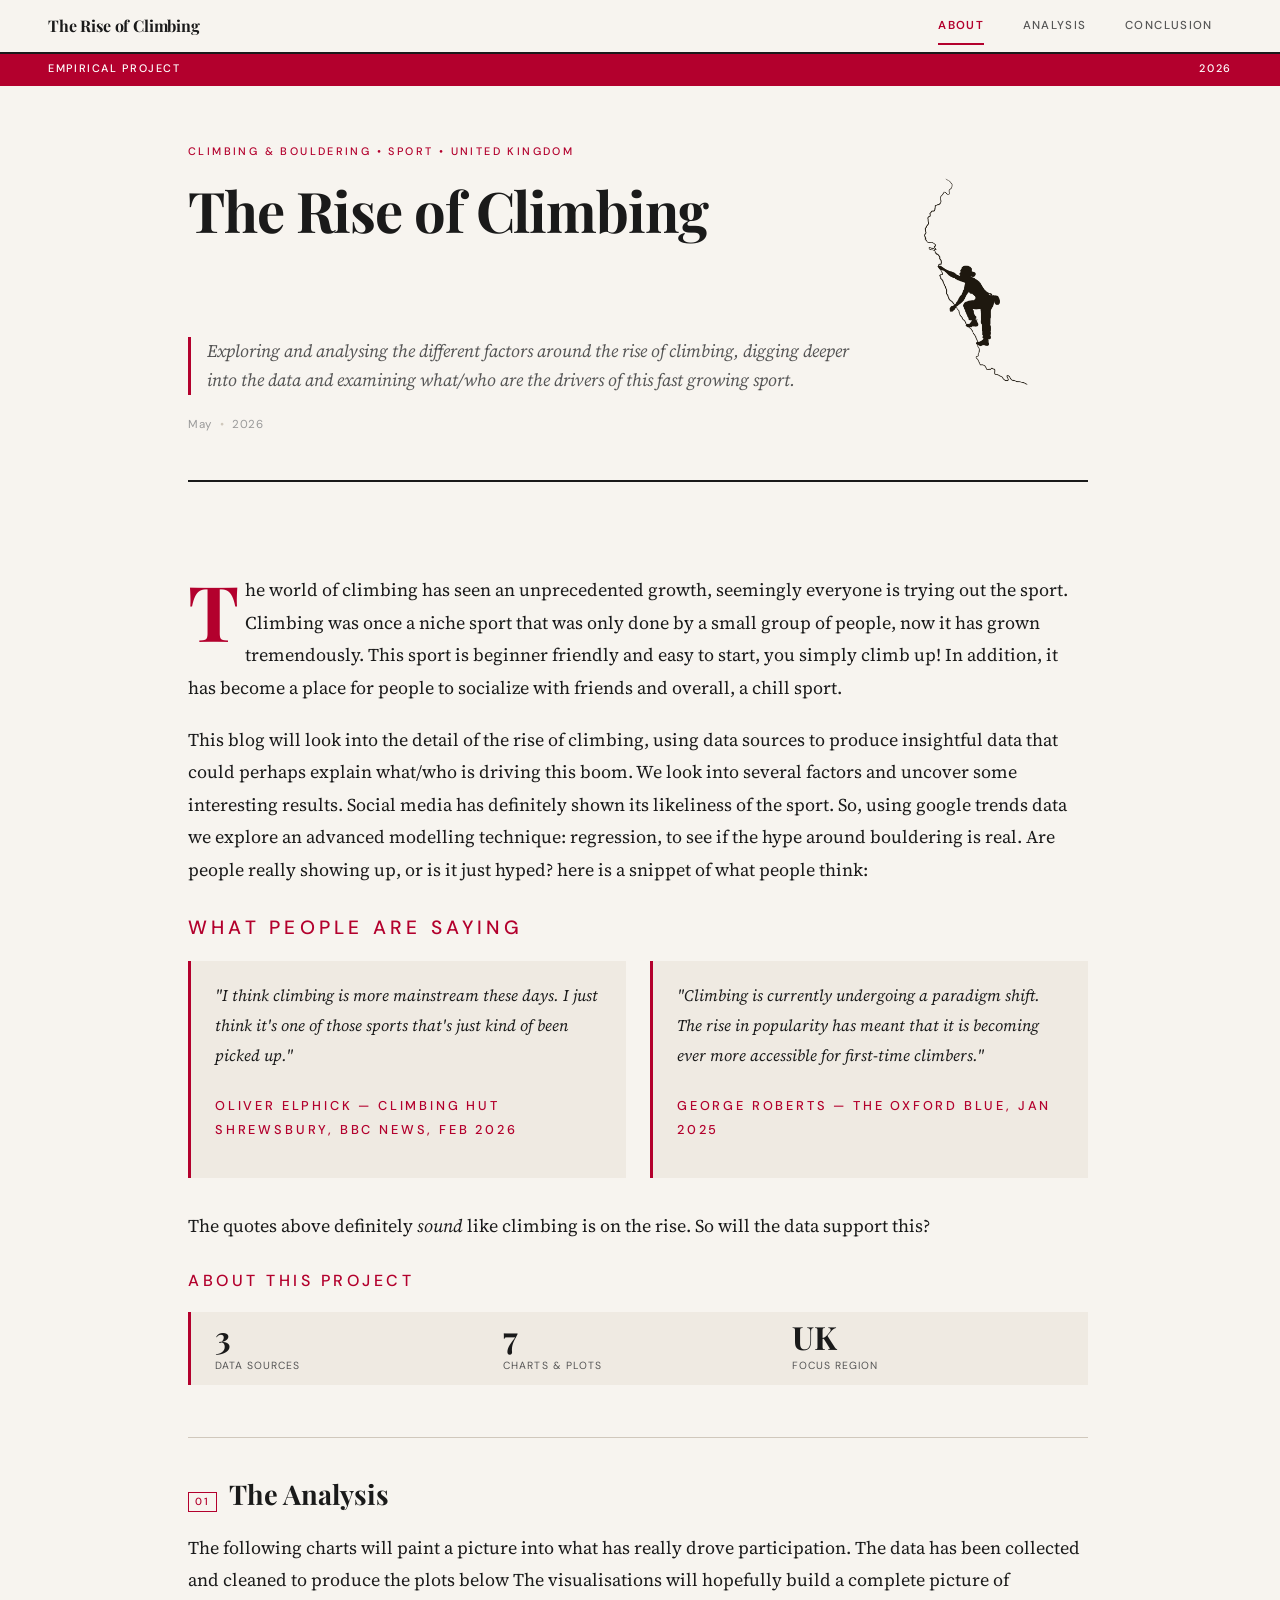
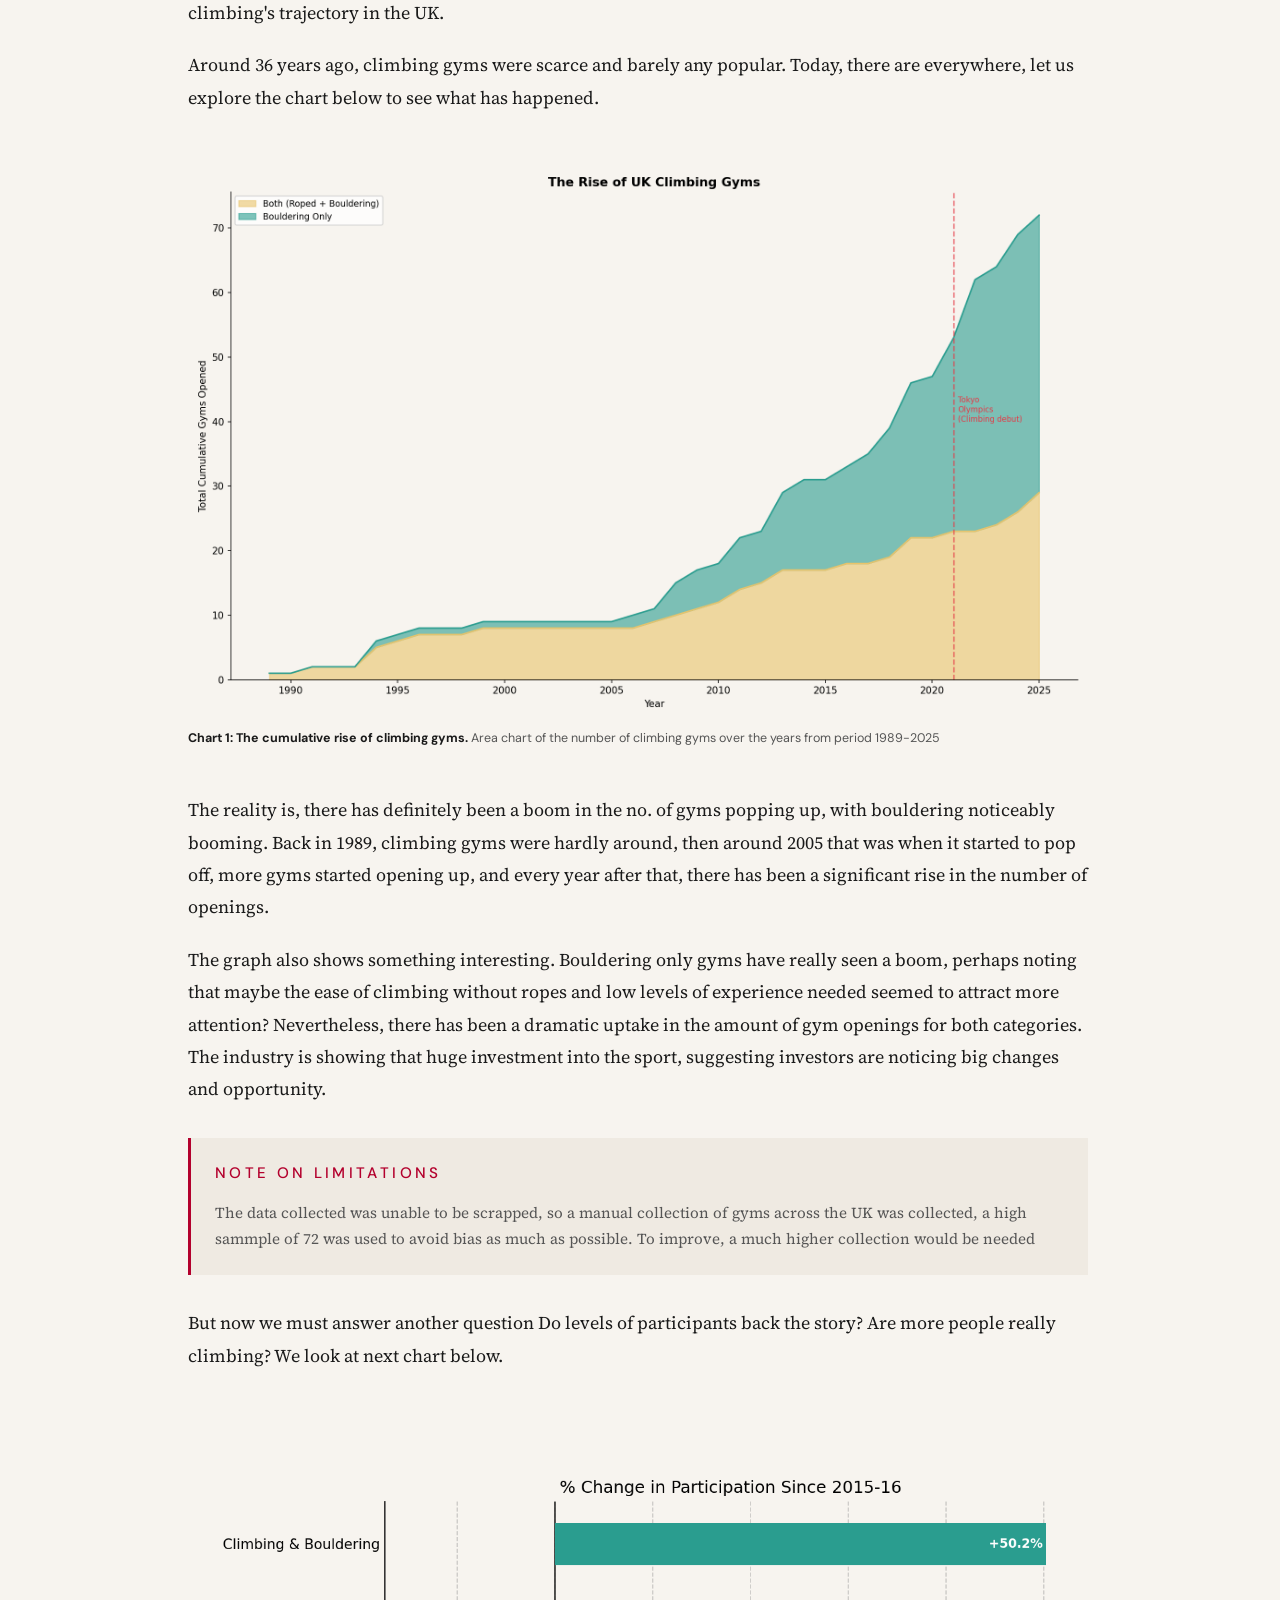
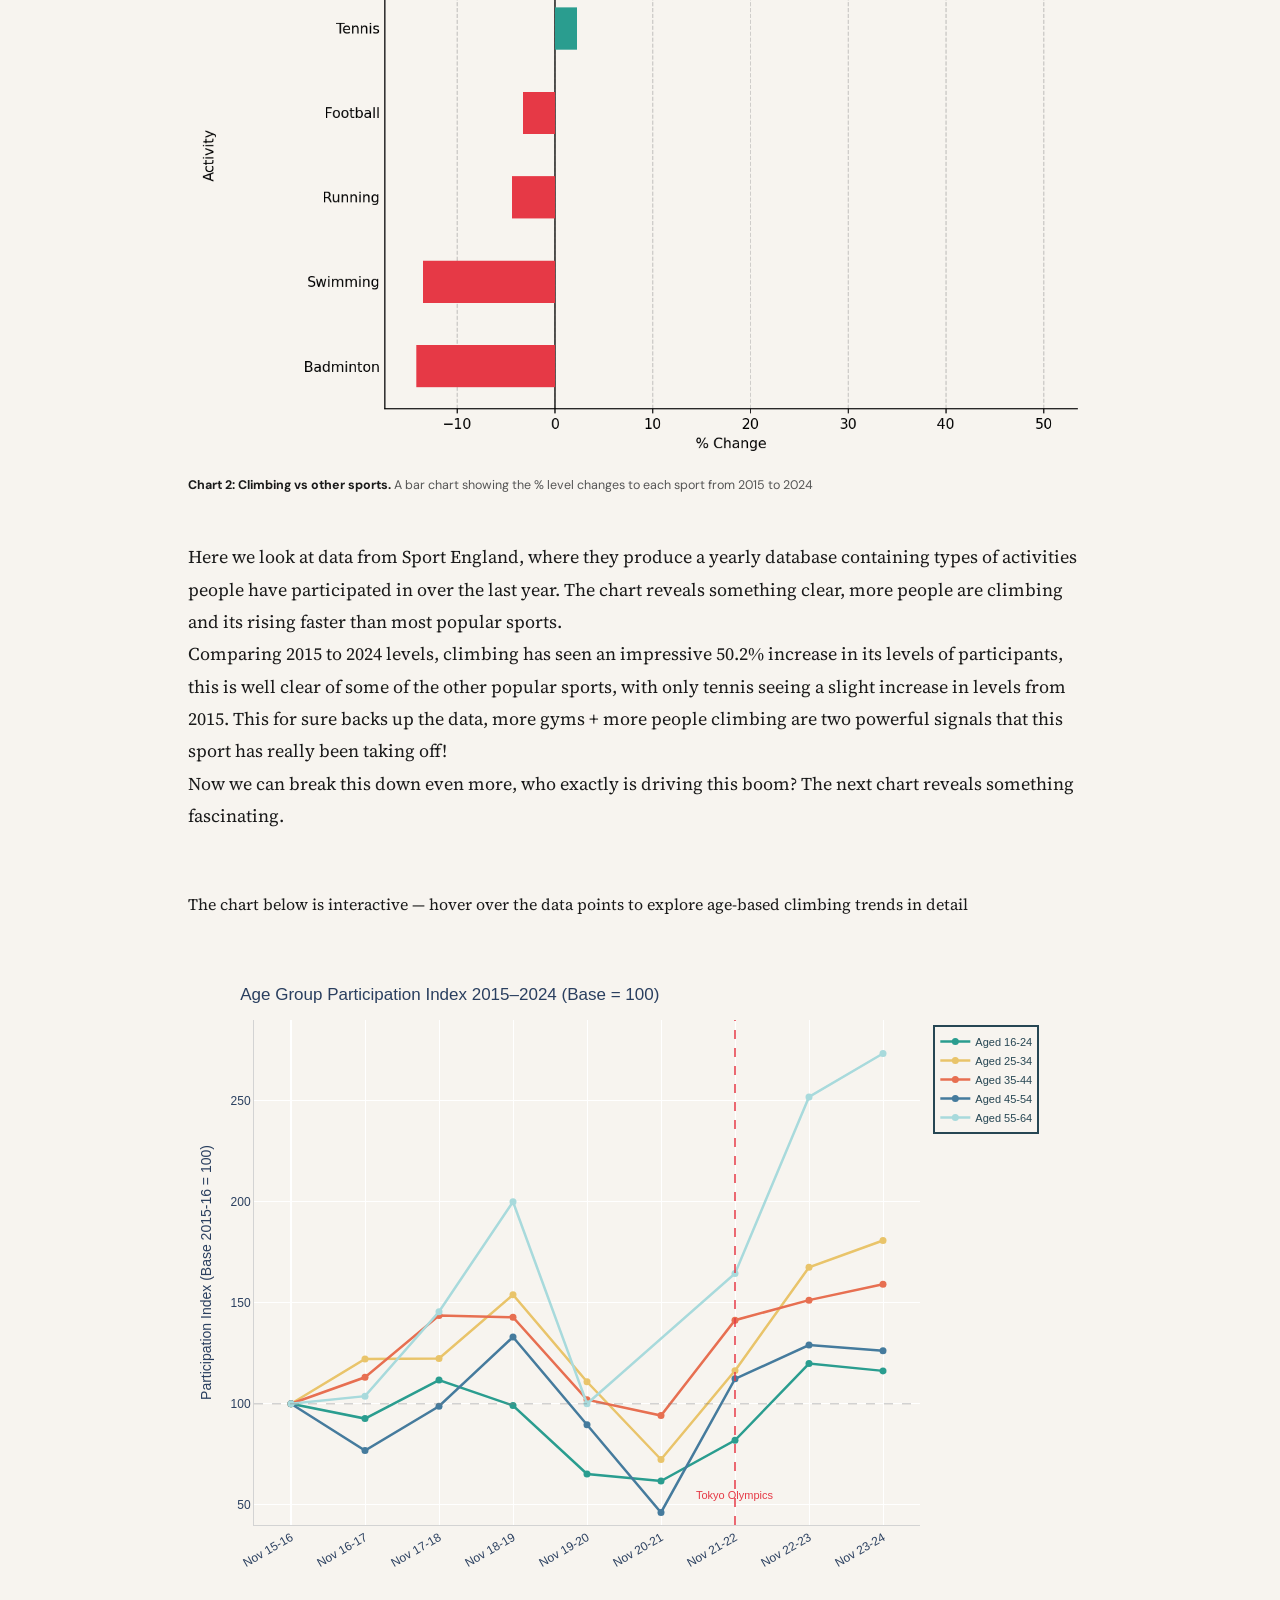
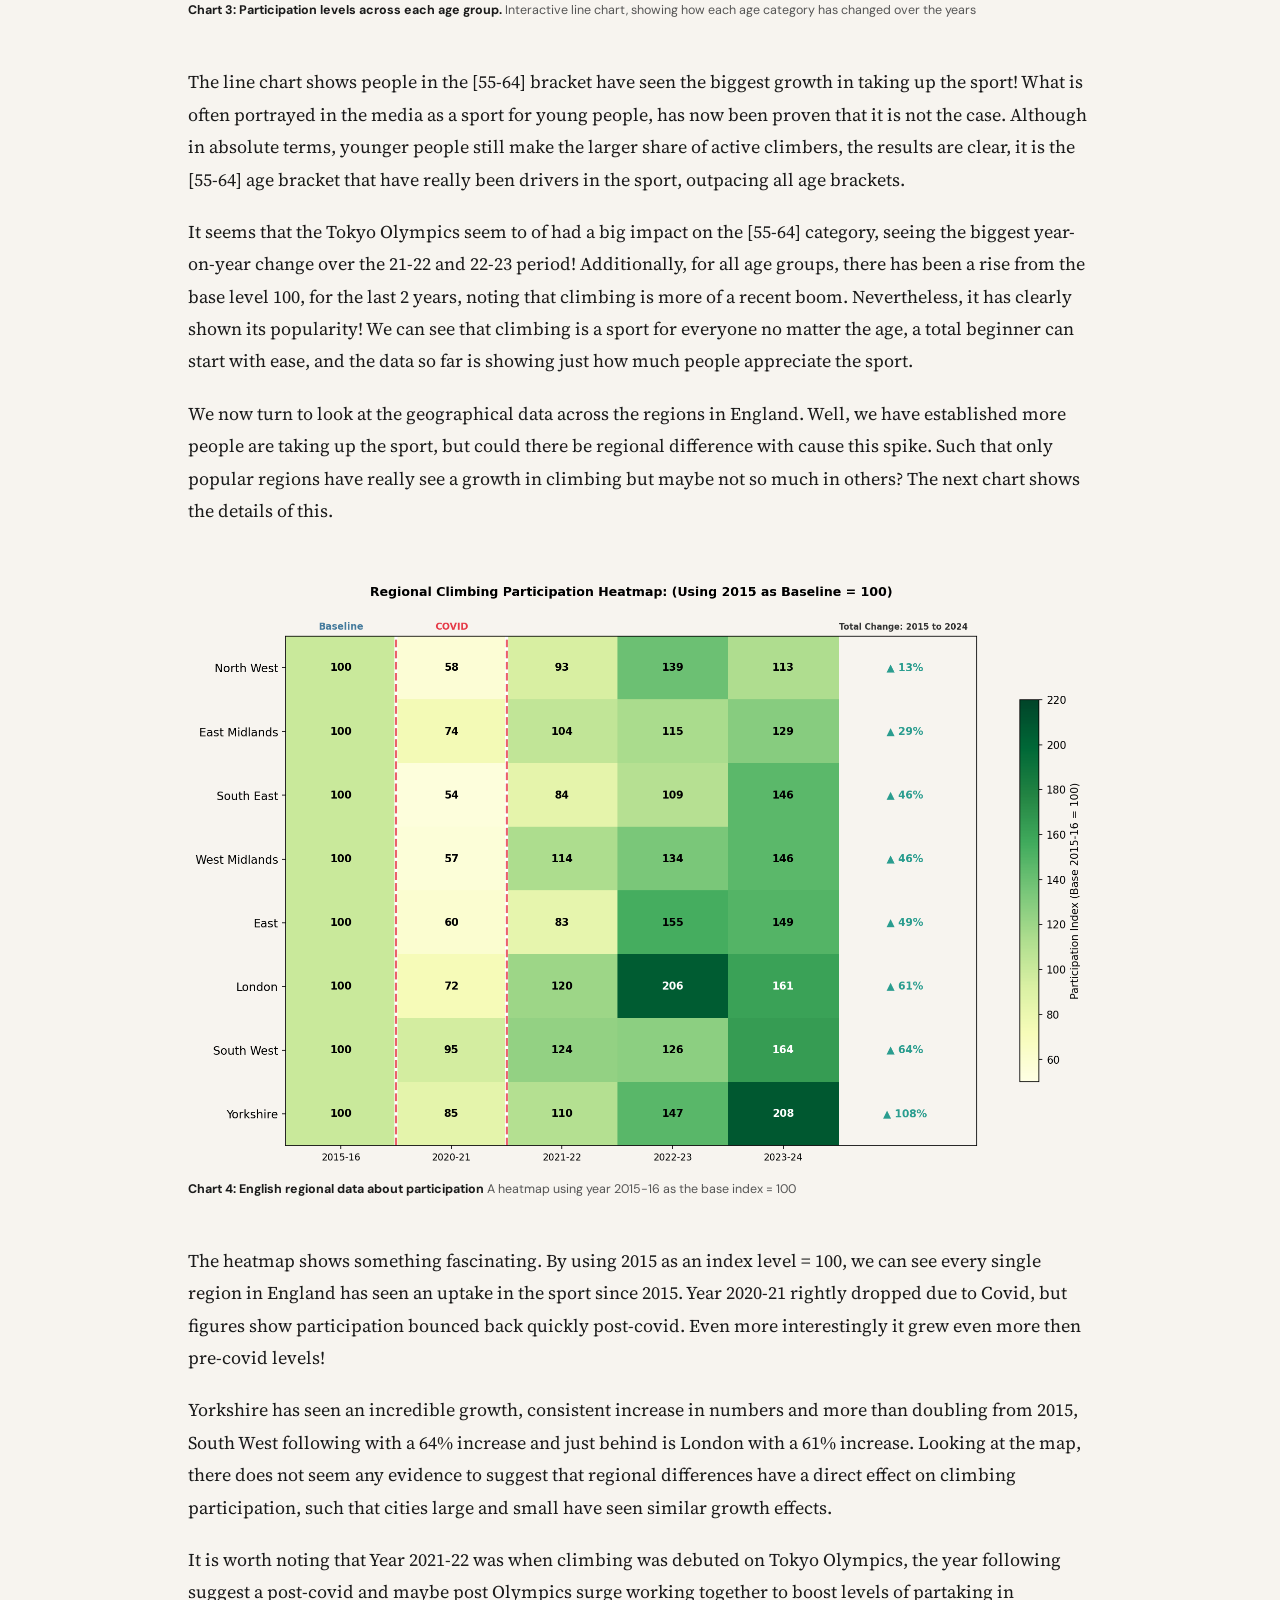
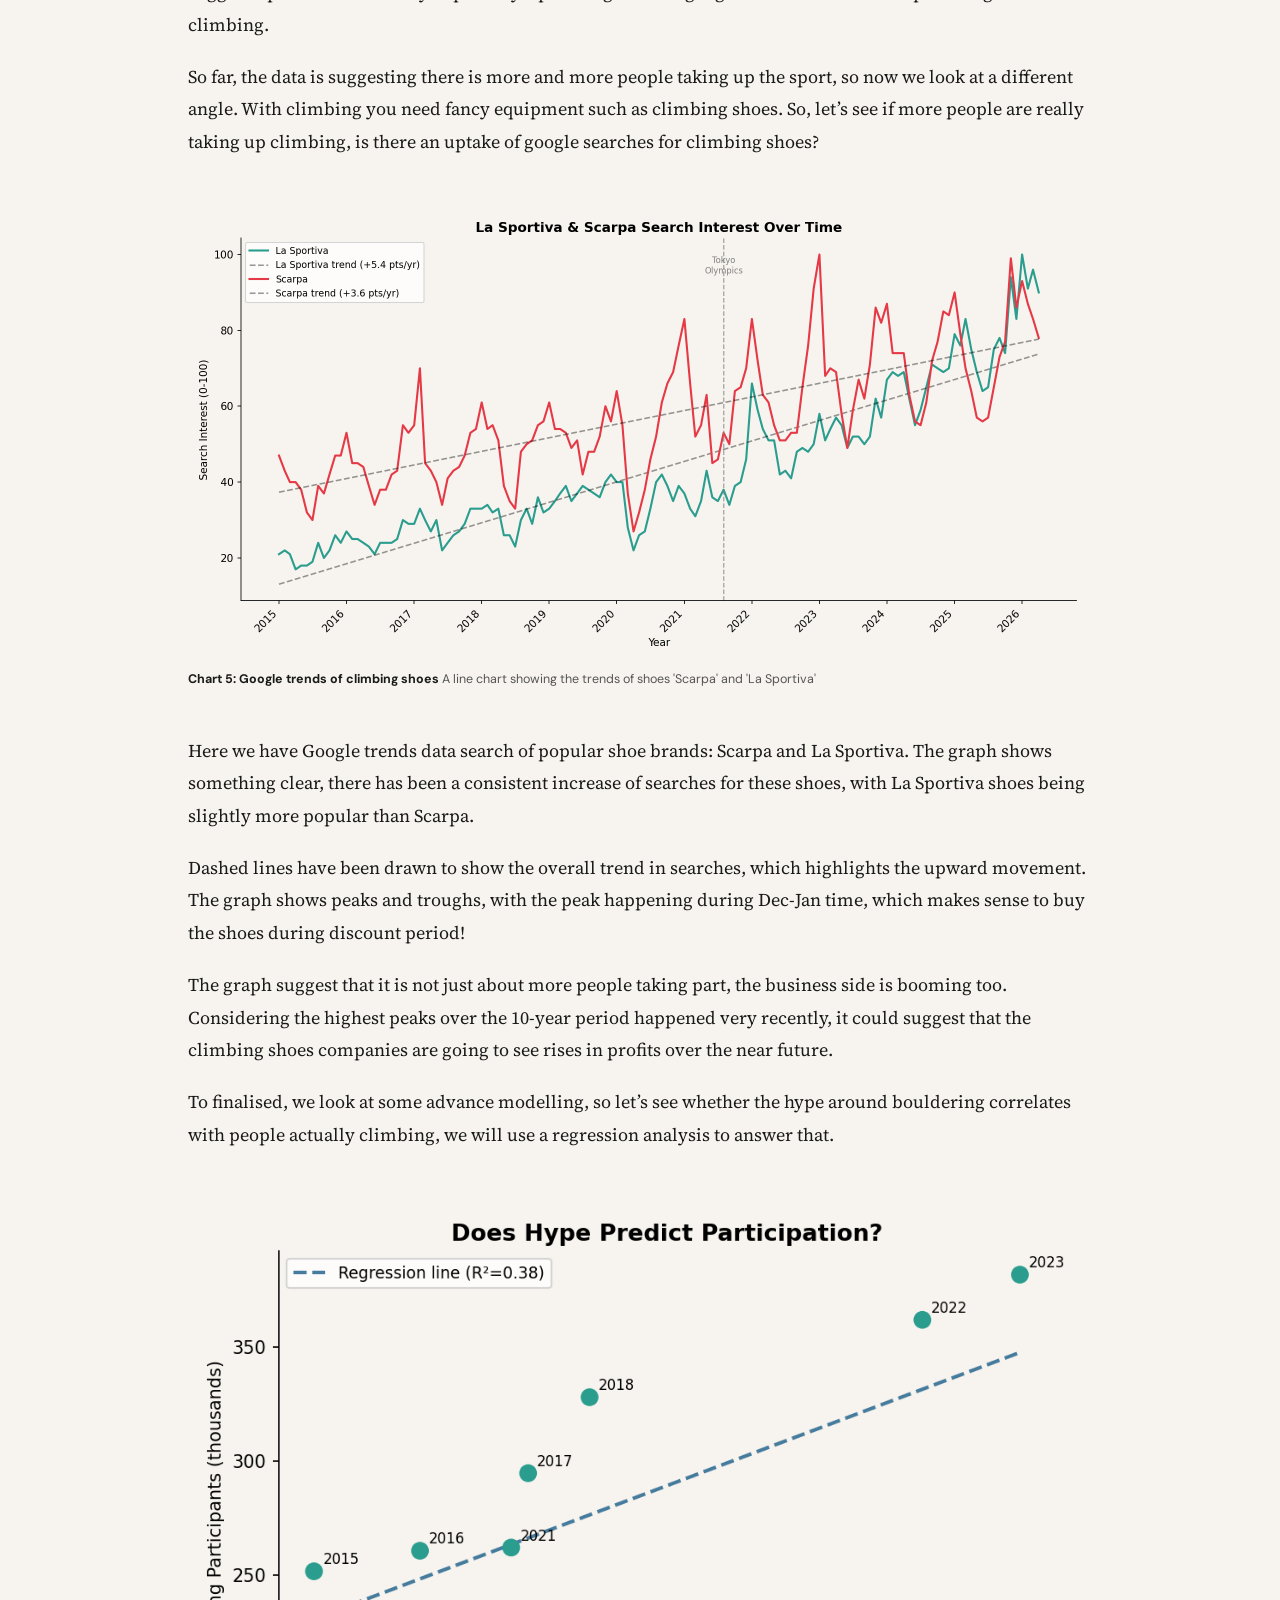
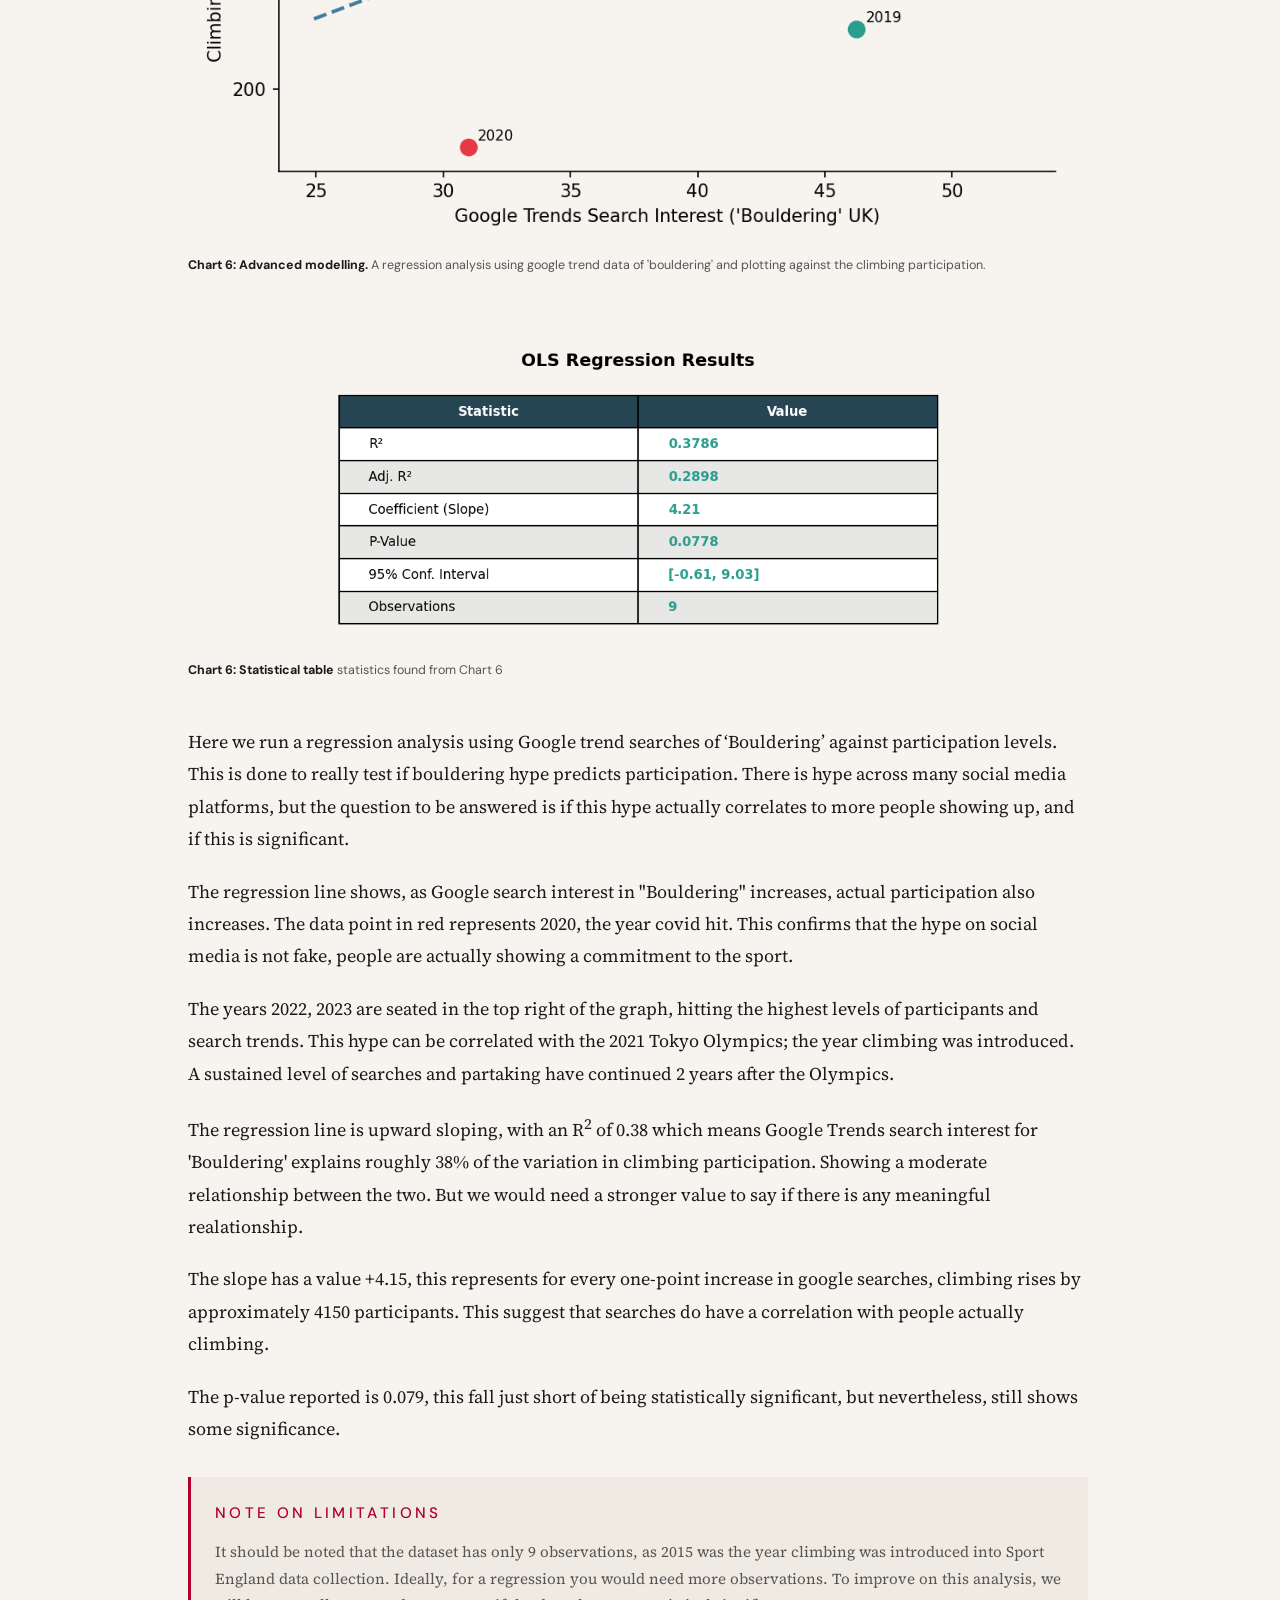
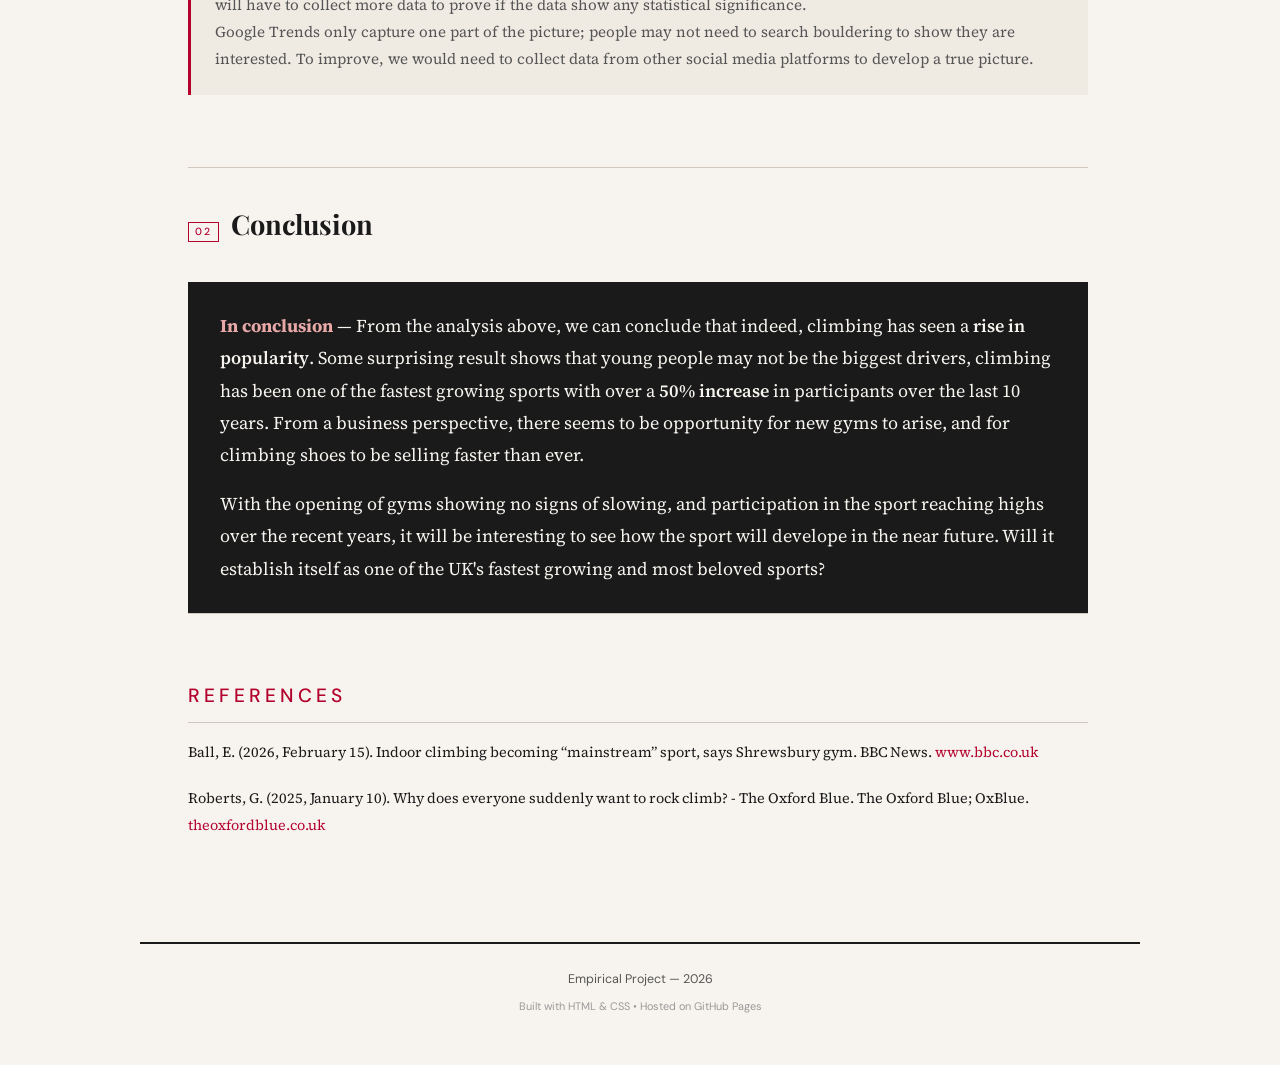
<file: index.html>
<!DOCTYPE html>
<html lang="en">
<head>
    <meta charset="UTF-8">
    <meta name="viewport" content="width=device-width, initial-scale=1.0">
    <title>The Rise of Climbing: Hype vs Reality?</title>
    <meta name="description" content="An empirical investigation into whether bouldering's meteoric rise in the UK reflects genuine participation growth.">
    <link rel="stylesheet" href="style.css">
    <link href="https://fonts.googleapis.com/css2?family=Playfair+Display:ital,wght@0,400;0,700;1,400&family=Source+Serif+4:ital,wght@0,300;0,400;1,300;1,400&family=DM+Sans:wght@400;500&display=swap" rel="stylesheet">
</head>
<body>

    <!-- TOP BAR -->
    <div class="top-bar">
        <span> Empirical Project</span>2026
    </div>

    <!-- NAVBAR -->
    <nav class="navbar" id="navbar">
        <div class="nav-inner">
            <a href="#home" class="nav-logo">The Rise of Climbing</a>
            <button class="nav-toggle" id="navToggle" aria-label="Toggle menu">&#9776;</button>
            <ul class="nav-links" id="navLinks">
                <li><a href="#about">About</a></li>
                <li><a href="#analysis">Analysis</a></li>
                <li><a href="#findings">Conclusion</a></li>
            </ul>
        </div>
    </nav>

    <!-- ARTICLE -->
    <main class="article-wrapper" id="home">

        <!-- HEADER -->
       <!-- HEADER -->
<header class="article-header">
    <div class="header-content">

        <!-- LEFT: Text -->
        <div class="header-text">
            <div class="article-category">Climbing & Bouldering &bull; Sport &bull; United Kingdom</div>
            <h1 class="article-title">The Rise of Climbing</h1>
            <p class="article-standfirst">Exploring and analysing the different factors around the rise of climbing, digging deeper into the data and examining what/who are the drivers of this fast growing sport.</p>
            <div class="article-meta">
                <span>May</span>
                <span class="meta-dot">&bull;</span>
                <span>2026</span>
            </div>
        </div>

        <!-- RIGHT: Image -->
        <div class="header-image">
            <img src="Sources_and_Python_Code/Plots/1000000492.png" alt="Climber silhouette">
        </div>

    </div>
    <div class="header-rule"></div>
</header>


        

        <!-- INTRODUCTION -->
        <section class="article-section" id="about">
            <div class="drop-cap-wrap">
            </p><span class="drop-cap">T</span>he world of climbing has seen an unprecedented growth, seemingly everyone is trying out the sport. Climbing was once a niche sport that was only done by a small group of people, now it has grown tremendously. 
            This sport is beginner friendly and easy to start, you simply climb up! In addition, it has become a place for people to socialize with friends and overall, a chill sport. 
            </div>

            </p>This blog will look into the detail of the rise of climbing, using data sources to produce insightful data that could perhaps explain what/who is driving this boom. We look into several factors and uncover some interesting results. 
                Social media has definitely shown its likeliness of the sport. 
                So, using google trends data we explore an advanced modelling technique: regression, to see if the hype around bouldering is real. Are people really showing up, or is it just hyped? here is a snippet of what people think:
            
            
            <!-- What People Are Saying -->
            <p style="font-family: var(--font-ui); font-size: 1.2rem; font-weight: 500; letter-spacing: 0.22em; text-transform: uppercase; color: var(--accent); margin-bottom: 1rem; margin-top: 1.5rem;">What People Are Saying</p>

            <div class="quote-grid">
                <div class="quote-box">
                    <p class="quote-text">"I think climbing is more mainstream these days. I just think it's one of those sports that's just kind of been picked up."</p>
                    <p style="font-family: var(--font-ui); font-size: 0.8rem; font-weight: 500; letter-spacing: 0.22em; text-transform: uppercase; color: var(--accent); margin-bottom: 1rem; margin-top: 1.5rem;" class="quote-source">Oliver Elphick — Climbing Hut Shrewsbury, BBC News, Feb 2026</p>
                </div>
                <div class="quote-box">
                    <p class="quote-text">"Climbing is currently undergoing a paradigm shift. The rise in popularity has meant that it is becoming ever more accessible for first-time climbers."</p>
                    <p style="font-family: var(--font-ui); font-size: 0.8rem; font-weight: 500; letter-spacing: 0.22em; text-transform: uppercase; color: var(--accent); margin-bottom: 1rem; margin-top: 1.5rem;" class="quote-source">George Roberts — The Oxford Blue, Jan 2025</p>
                </div>
            </div>
            </p> The quotes above definitely <span style="font-style: italic;">sound</span> like climbing is on the rise. So will the data support this?

            <!--- Inforbox-->
            <p style="font-family: var(--font-ui); font-size: rem; font-weight: 500; letter-spacing: 0.22em; text-transform: uppercase; color: var(--accent); margin-bottom: 1rem; margin-top: 1.5rem;">About this Project</p>
            <div class="infobox">
                <div class="infobox-grid">
                    <div class="infobox-item">
                        <span class="infobox-num">3</span>
                        <span class="infobox-label">Data Sources</span>
                    </div>
                    <div class="infobox-item">
                        <span class="infobox-num">7</span>
                        <span class="infobox-label">Charts &amp; Plots</span>
                    </div>
                    <div class="infobox-item">
                        <span class="infobox-num">UK</span>
                        <span class="infobox-label">Focus Region</span>
                    </div>
                </div>
            </div>
        </section>

        <div class="section-divider"></div>

        <!-- ANALYSIS -->
        <section class="article-section" id="analysis">
            <h2 class="section-heading">
                <span class="section-num">01</span> The Analysis
            </h2>
        </p>The following charts will paint a picture into what has really drove participation. The data has been collected and cleaned to produce the plots below
               The visualisations will hopefully build a complete picture of climbing's trajectory in the UK.
            
        </p>Around 36 years ago, climbing gyms were scarce and barely any popular. Today, there are everywhere, let us explore the chart below to see what has happened.

            <!-- Chart 1 -->
            <figure class="chart-figure">
                <img src="Sources_and_Python_Code/Plots/Area_Chart.png" alt="Area_Chart" loading="lazy">
                <figcaption>
                    <strong>Chart 1: The cumulative rise of climbing gyms.</strong> Area chart of the number of climbing gyms over the years from period 1989-2025
                </figcaption>
            </figure>
            </p>The reality is, there has definitely been a boom in the no. of gyms popping up, with bouldering noticeably booming. Back in 1989, climbing gyms were hardly around, then around 2005 that was when it started to pop off, more gyms started opening up, and every year after that, there has been a significant rise in the number of openings.</p> 
            </p>The graph also shows something interesting. Bouldering only gyms have really seen a boom, perhaps noting that maybe the ease of climbing without ropes and low levels of experience needed seemed to attract more attention? 
            Nevertheless, there has been a dramatic uptake in the amount of gym openings for both categories. The industry is showing that huge investment into the sport, suggesting investors are noticing big changes and opportunity.</p> 
            <div class="limitation-box">
                <div class="limitation-title"> NOTE ON LIMITATIONS</div>
                <p> The data collected was unable to be scrapped, so a manual collection of gyms across the UK was collected, a high sammple of 72 was used to avoid bias as much as possible. To improve, a much higher collection would be needed
                <p>  
            </div>
            </p>But now we must answer another question Do levels of participants back the story? Are more people really climbing? We look at next chart below.</p>  
            </div>
        </section>
                

            <!-- Chart 2 -->
            <figure class="chart-figure">
                <img src="Sources_and_Python_Code/Plots/Sports_Plot_2015.png" alt="Sport_Plot" loading="lazy">
                <figcaption>
                    <strong>Chart 2: Climbing vs other sports.</strong> A bar chart showing the % level changes to each sport from 2015 to 2024
                </figcaption>
            </figure>
            </p>Here we look at data from Sport England, where they produce a yearly database containing types of activities people have participated in over the last year. The chart reveals something clear, more people are climbing and its rising faster than most popular sports. 
            </p>Comparing 2015 to 2024 levels, climbing has seen an impressive 50.2% increase in its levels of participants, this is well clear of some of the other popular sports, with only tennis seeing a slight increase in levels from 2015. This for sure backs up the data, more gyms + more people climbing are two powerful signals that this sport has really been taking off! 
            </p>Now we can break this down even more, who exactly is driving this boom? The next chart reveals something fascinating.

            <!-- INTERACTIVE -->
        <section class="article-section" id="interactive">
            <h2 class="section-heading">
            </h2>
            <p>The chart below is interactive — hover over the data points to explore age-based climbing trends in detail</p>
            <figure class="chart-figure">
                <div class="iframe-wrapper">
                    <iframe
                        src="Sources_and_Python_Code/Plots/interactive_age.html"
                        title="Interactive age-based climbing participation chart"
                        width="100%"
                        height="620"
                        frameborder="0"
                        loading="lazy">
                    </iframe>
                </div>
                <figcaption>
                    <strong>Chart 3: Participation levels across each age group.</strong> Interactive line chart, showing how each age category has changed over the years  
                </figcaption>
            </figure>
            </p>The line chart shows people in the [55-64] bracket have seen the biggest growth in taking up the sport! What is often portrayed in the media as a sport for young people, has now been proven that it is not the case. Although in absolute terms, younger people still make the larger share of active climbers, the results are clear, it is the [55-64] age bracket that have really been drivers in the sport, outpacing all age brackets.
            </P> It seems that the Tokyo Olympics seem to of had a big impact on the [55-64] category, seeing the biggest year-on-year change over the 21-22 and 22-23 period! Additionally, for all age groups, there has been a rise from the base level 100, for the last 2 years, noting that climbing is more of a recent boom. Nevertheless, it has clearly shown its popularity!
                We can see that climbing is a sport for everyone no matter the age, a total beginner can start with ease, and the data so far is showing just how much people appreciate the sport.
            </P>We now turn to look at the geographical data across the regions in England. Well, we have established more people are taking up the sport, but could there be regional difference with cause this spike. Such that only popular regions have really see a growth in climbing but maybe not so much in others? The next chart shows the details of this.


            <!-- Chart 4 -->
            <figure class="chart-figure">
                <img src="Sources_and_Python_Code/Plots/Heatmap_Regions.png" alt="Heatmap" loading="lazy">
                <figcaption>
                    <strong>Chart 4: English regional data about participation </strong> A heatmap using year 2015-16 as the base index = 100
                </figcaption>
            </figure>
        </p>The heatmap shows something fascinating. By using 2015 as an index level = 100, we can see every single region in England has seen an uptake in the sport since 2015. Year 2020-21 rightly dropped due to Covid, but figures show participation bounced back quickly post-covid. Even more interestingly it grew even more then pre-covid levels! 
        </p>Yorkshire has seen an incredible growth, consistent increase in numbers and more than doubling from 2015, South West following with a 64% increase and just behind is London with a 61% increase. Looking at the map, there does not seem any evidence to suggest that regional differences have a direct effect on climbing participation, such that cities large and small have seen similar growth effects.
        </p>It is worth noting that Year 2021-22 was when climbing was debuted on Tokyo Olympics, the year following suggest a post-covid and maybe post Olympics surge working together to boost levels of partaking in climbing. 
        </p>So far, the data is suggesting there is more and more people taking up the sport, so now we look at a different angle. With climbing you need fancy equipment such as climbing shoes. So, let’s see if more people are really taking up climbing, is there an uptake of google searches for climbing shoes? 


            <!-- Chart 5 -->
            <figure class="chart-figure">
                <img src="Sources_and_Python_Code/Plots/plot_brands.png" alt="climbing show brands" loading="lazy">
                <figcaption>
                    <strong>Chart 5: Google trends of climbing shoes</strong> A line chart showing the trends of shoes 'Scarpa' and 'La Sportiva'
                </figcaption>
            </figure>
        </p>Here we have Google trends data search of popular shoe brands: Scarpa and La Sportiva. The graph shows something clear, there has been a consistent increase of searches for these shoes, with La Sportiva shoes being slightly more popular than Scarpa. 
        </p>Dashed lines have been drawn to show the overall trend in searches, which highlights the upward movement. The graph shows peaks and troughs, with the peak happening during Dec-Jan time, which makes sense to buy the shoes during discount period! 
        </p>The graph suggest that it is not just about more people taking part, the business side is booming too. Considering the highest peaks over the 10-year period happened very recently, it could suggest that the climbing shoes companies are going to see rises in profits over the near future.
        </p>To finalised, we look at some advance modelling, so let’s see whether the hype around bouldering correlates with people actually climbing, we will use a regression analysis to answer that.


            <!-- Chart 6 -->
            <figure class="chart-figure">
                <img src="Sources_and_Python_Code/Plots/Regression_scatter.png" alt="Regression analysis" loading="lazy">
                <figcaption>
                    <strong>Chart 6: Advanced modelling.</strong> A regression analysis using google trend data of 
                    'bouldering' and plotting against the climbing participation.
                </figcaption>
            </figure>

            <figure class="chart-figure">
                <img src="Sources_and_Python_Code/Plots/Regression_Chart_table.png" alt="Regression table" loading="lazy" style="width: 70%; margin: 0 auto;">
                <figcaption>
                    <strong>Chart 6: Statistical table </strong> statistics found from Chart 6
                </figcaption>
            </figure>
        </p>Here we run a regression analysis using Google trend searches of ‘Bouldering’ against participation levels. This is done to really test if bouldering hype predicts participation. There is hype across many social media platforms, but the question to be answered is if this hype actually correlates to more people showing up, and if this is significant.
        </p>The regression line shows, as Google search interest in "Bouldering" increases, actual participation also increases. The data point in red represents 2020, the year covid hit. This confirms that the hype on social media is not fake, people are actually showing a commitment to the sport. 
        </p>The years 2022, 2023 are seated in the top right of the graph, hitting the highest levels of participants and search trends. This hype can be correlated with the 2021 Tokyo Olympics; the year climbing was introduced. A sustained level of searches and partaking have continued 2 years after the Olympics.
        </p>The regression line is upward sloping, with an R<sup>2</sup> of 0.38 which means Google Trends search interest for 'Bouldering' explains roughly 38% of the variation in climbing participation. Showing a moderate relationship between the two.
         But we would need a stronger value to say if there is any meaningful realationship.
        </p>The slope has a value +4.15, this represents for every one-point increase in google searches, climbing rises by approximately 4150 participants. This suggest that searches do have a correlation with people actually climbing. 
        </p>The p-value reported is 0.079, this fall just short of being statistically significant, but nevertheless, still shows some significance.


            <div class="limitation-box">
                <div class="limitation-title"> NOTE ON LIMITATIONS</div>
                <p>It should be noted that the dataset has only 9 observations, as 2015 was the year climbing was introduced into Sport England data collection. Ideally, for a regression you would need more observations. To improve on this analysis, we will have to collect more data to prove if the data show any statistical significance. 
                <p>
                <p>Google Trends only capture one part of the picture; people may not need to search bouldering to show they are interested. To improve, we would need to collect data from other social media platforms to develop a true picture. 
            </div>
        </section>

    <div class="section-divider"></div>
        <section class="article-section" id="findings">
            <h2 class="section-heading">
                <span class="section-num">02</span> Conclusion
            </h2>
            <div class="conclusion-box">
            </p><strong>In conclusion</strong> —   From the analysis above, we can conclude that indeed, climbing has seen a <span style="font-weight: 600; color: #f7f4ef ;">rise in popularity</span>. 
                    Some surprising result shows that young people may not be the biggest drivers, climbing has been one of the fastest growing sports
                    with over a <span style="font-weight: 600; color: #f7f4ef ;">50% increase</span> in participants over the last 10 years. From a business perspective, 
                    there seems to be opportunity for new gyms to arise, and for climbing shoes to be selling faster than ever.</p>
 
        </p>With the opening of gyms showing no signs of slowing, and participation in the sport reaching highs over the recent years, it will be interesting to see how the sport will develope in the near future. 
                   Will it establish itself as one of the UK's fastest growing and most beloved sports?
            </div>

    <div class="section-divider"></div>
            <!-- REFERENCES GO HERE -->
            <p style="font-family: var(--font-ui); font-size: 1.2rem; font-weight: 500; 
            letter-spacing: 0.22em; text-transform: uppercase; color: var(--accent); 
            margin-top: 4rem; margin-bottom: 1rem; border-bottom: 1px solid var(--border); 
            padding-bottom: 0.5rem;">References</p>

            <p style="font-size: 0.9rem; line-height: 1.85;">
            Ball, E. (2026, February 15). Indoor climbing becoming “mainstream” sport, says Shrewsbury gym. BBC News.
            <a href = "https://www.bbc.co.uk/news/articles/c309pnpj5m9o" target="_blank" style="color: var(--accent); ">www.bbc.co.uk</a>
            </p>

            <p style="font-size: 0.9rem; line-height: 1.85;">
            Roberts, G. (2025, January 10). Why does everyone suddenly want to rock climb? - The Oxford Blue. The Oxford Blue; OxBlue. 
            <a href = "https://theoxfordblue.co.uk/why-does-everyone-suddenly-want-to-rock-climb/" target="_blank" style = "color: var(--accent);">theoxfordblue.co.uk</a>
            </p>  

        </section>
  
    </main>

    <!-- FOOTER -->
    <footer class="footer">
        <div class="footer-inner">
            <div class="footer-rule"></div>
            <p>Empirical Project &mdash; 2026</p>
            <p class="footer-small">Built with HTML &amp; CSS &bull; Hosted on GitHub Pages</p>
        </div>
    </footer>

    <script src="main.js"></script>
</body>
</html>
</file>
<file: style.css>
/* ===========================
   ROOT VARIABLES
=========================== */
:root {
    --bg: #f7f4ef;
    --bg-2: #efeae2;
    --bg-3: #e8e2d8;
    --text: #1a1a1a;
    --text-muted: #555;
    --text-light: #999;
    --accent: #b3002d;
    --accent-hover: #8f0024;
    --border: #d0c8bc;
    --border-light: #e5dfd7;
    --font-display: 'Playfair Display', Georgia, serif;
    --font-body: 'Source Serif 4', Georgia, serif;
    --font-ui: 'DM Sans', sans-serif;
    --col-width: 900px;
    --transition: 0.25s ease;
    --navbar-height: 52px;
}

/* ===========================
   RESET & BASE
=========================== */
*, *::before, *::after {
    margin: 0;
    padding: 0;
    box-sizing: border-box;
}

html {
    scroll-behavior: auto; /* handled by JS for offset */
}

body {
    background-color: var(--bg);
    color: var(--text);
    font-family: var(--font-body);
    font-size: 18px;
    line-height: 1.8;
    -webkit-font-smoothing: antialiased;
    padding-top: var(--navbar-height);
}

a {
    color: inherit;
    text-decoration: none;
}

img {
    max-width: 100%;
    height: auto;
    display: block;
}

/* ===========================
   TOP BAR
=========================== */
.top-bar {
    background: var(--accent);
    color: #fff;
    font-family: var(--font-ui);
    font-size: 0.68rem;
    font-weight: 500;
    letter-spacing: 0.15em;
    text-transform: uppercase;
    padding: 0.45rem 3rem;
    display: flex;
    justify-content: space-between;
    align-items: center;
    width: 100%;
}

/* ===========================
   NAVBAR
=========================== */
.navbar {
    position: fixed;
    top: 0;
    left: 0;
    right: 0;
    width: 100%;
    z-index: 1000;
    background: var(--bg);
    border-bottom: 2px solid var(--text);
    padding: 0;
    transition: box-shadow var(--transition);
}

.navbar.scrolled {
    box-shadow: 0 2px 16px rgba(0,0,0,0.08);
}

.nav-inner {
    width: 100%;
    height: var(--navbar-height);
    display: flex;
    align-items: center;
    justify-content: space-between;
    padding: 0 3rem;
}

.nav-logo {
    font-family: var(--font-display);
    font-size: 1rem;
    font-weight: 700;
    color: var(--text);
    letter-spacing: -0.01em;
    flex-shrink: 0;
    transition: color var(--transition);
}

.nav-logo:hover {
    color: var(--accent);
}

/* ===========================
   NAV LINKS - AESTHETIC
=========================== */
.nav-links {
    list-style: none;
    display: flex;
    gap: 0;
}

.nav-links li {
    position: relative;
}

.nav-links a {
    font-family: var(--font-ui);
    font-size: 0.72rem;
    font-weight: 500;
    letter-spacing: 0.12em;
    text-transform: uppercase;
    color: var(--text-muted);
    display: block;
    padding: 0.4rem 1.2rem;
    position: relative;
    transition: color var(--transition);
}

/* Animated underline on hover */
.nav-links a::after {
    content: '';
    position: absolute;
    bottom: -2px;
    left: 1.2rem;
    right: 1.2rem;
    height: 2px;
    background: var(--accent);
    transform: scaleX(0);
    transition: transform 0.25s ease;
    transform-origin: left;
}

.nav-links a:hover {
    color: var(--text);
}

.nav-links a:hover::after {
    transform: scaleX(1);
}

/* Active state */
.nav-links a.active {
    color: var(--accent);
    font-weight: 600;
}

.nav-links a.active::after {
    transform: scaleX(1);
}

/* ===========================
   MOBILE TOGGLE
=========================== */
.nav-toggle {
    display: none;
    background: none;
    border: none;
    font-size: 1.3rem;
    cursor: pointer;
    color: var(--text);
    padding: 0.25rem;
}

/* ===========================
   ARTICLE WRAPPER
=========================== */
.article-wrapper {
    max-width: 1000px;
    margin: 0 auto;
    padding: 0 3rem;
}

/* ===========================
   ARTICLE HEADER
=========================== */
.article-header {
    padding: 3.5rem 0 2rem;
}

.header-content {
    display: flex;
    align-items: flex-start;
    gap: 1rem;
    max-width: var(--col-width);
}

.header-text {
    flex: 1;
}

.header-image {
    width: 220px;
    flex-shrink: 0;
    padding-top: 0;
    margin-top: 0;
}

.header-image img {
    width: 100%;
    height: auto;
    background: transparent;
}

.article-category {
    font-family: var(--font-ui);
    font-size: 0.68rem;
    font-weight: 500;
    letter-spacing: 0.22em;
    text-transform: uppercase;
    color: var(--accent);
    margin-bottom: 1.1rem;
}

.article-title {
    font-family: var(--font-display);
    font-size: clamp(2.2rem, 5vw, 3.5rem);
    font-weight: 700;
    line-height: 1.1;
    letter-spacing: -0.02em;
    margin-bottom: 1.25rem;
    color: var(--text);
}

.article-title em {
    font-style: italic;
    font-weight: 400;
    color: var(--accent);
}

.article-standfirst {
    font-family: var(--font-body);
    font-size: 1.1rem;
    line-height: 1.65;
    color: var(--text-muted);
    margin-top: 6rem;
    margin-bottom: 1.25rem;
    font-style: italic;
    border-left: 3px solid var(--accent);
    padding-left: 1rem;
}

.article-meta {
    font-family: var(--font-ui);
    font-size: 0.72rem;
    color: var(--text-light);
    letter-spacing: 0.05em;
    display: flex;
    gap: 0.5rem;
    align-items: center;
    flex-wrap: wrap;
    margin-bottom: 1.75rem;
}

.meta-dot {
    color: var(--border);
}

.header-rule {
    height: 2px;
    background: var(--text);
    max-width: var(--col-width);
}

/* ===========================
   ARTICLE SECTIONS
=========================== */
.article-section {
    max-width: var(--col-width);
    padding: 2.5rem 0;
}

.article-section p {
    margin-bottom: 1.25rem;
    color: var(--text);
    font-size: 1rem;
    line-height: 1.85;
}

.article-section p:last-child {
    margin-bottom: 0;
}

/* Drop cap */
.drop-cap {
    float: left;
    font-family: var(--font-display);
    font-size: 4.8rem;
    font-weight: 700;
    line-height: 0.75;
    margin-right: 0.08em;
    margin-top: 0.1em;
    color: var(--accent);
}

/* Section heading */
.section-heading {
    font-family: var(--font-display);
    font-size: 1.7rem;
    font-weight: 700;
    margin-bottom: 1.1rem;
    display: flex;
    align-items: baseline;
    gap: 0.75rem;
    color: var(--text);
    line-height: 1.2;
}

.section-num {
    font-family: var(--font-ui);
    font-size: 0.65rem;
    font-weight: 500;
    letter-spacing: 0.15em;
    color: var(--accent);
    border: 1px solid var(--accent);
    padding: 0.18rem 0.4rem;
    text-transform: uppercase;
    flex-shrink: 0;
}

/* Section divider */
.section-divider {
    max-width: var(--col-width);
    height: 1px;
    background: var(--border);
}

/* ===========================
   INFOBOX
=========================== */
.infobox {
    background: var(--bg-2);
    border-left: 3px solid var(--accent);
    padding: 0.6rem 1.5rem;
    margin: 0.7rem 0;
}

.infobox-title {
    font-family: var(--font-ui);
    font-size: 0.65rem;
    font-weight: 500;
    letter-spacing: 0.22em;
    text-transform: uppercase;
    color: var(--accent);
    margin-bottom: 1.1rem;
}

.infobox-grid {
    display: grid;
    grid-template-columns: repeat(3, 1fr);
    gap: 1rem;
}

.infobox-item {
    display: flex;
    flex-direction: column;
    gap: 0.25rem;
}

.infobox-num {
    font-family: var(--font-display);
    font-size: 2rem;
    font-weight: 700;
    color: var(--text);
    line-height: 1;
}

.infobox-label {
    font-family: var(--font-ui);
    font-size: 0.65rem;
    color: var(--text-muted);
    text-transform: uppercase;
    letter-spacing: 0.1em;
}

/* ===========================
   CHARTS
=========================== */
.chart-figure {
    margin: 2.25rem 0;
    padding-top: 1rem;
}

.chart-figure img {
    width: 100%;
    background: var(--bg);
}

.iframe-wrapper {
    background: var(--bg);
    border: none;
    overflow: hidden;
}

.iframe-wrapper iframe {
    display: block;
    width: 100%;
}

figcaption {
    font-family: var(--font-ui);
    font-size: 0.78rem;
    color: var(--text-muted);
    margin-top: 0.6rem;
    line-height: 1.55;
    padding-bottom: 0.6rem;
}

figcaption strong {
    color: var(--text);
}

/* ===========================
   FINDINGS
=========================== */
.finding-block {
    margin: 1.75rem 0;
    padding-left: 1.2rem;
    border-left: 3px solid var(--border);
    transition: border-color var(--transition);
}

.finding-block:hover {
    border-left-color: var(--accent);
}

.finding-label {
    font-family: var(--font-ui);
    font-size: 0.62rem;
    font-weight: 500;
    letter-spacing: 0.22em;
    text-transform: uppercase;
    color: var(--accent);
    margin-bottom: 0.35rem;
}

.finding-block h3 {
    font-family: var(--font-display);
    font-size: 1.15rem;
    font-weight: 700;
    margin-bottom: 0.45rem;
    color: var(--text);
    line-height: 1.3;
}

.finding-block p {
    font-size: 0.95rem !important;
    color: var(--text-muted) !important;
    margin-bottom: 0 !important;
    line-height: 1.65 !important;
}

.conclusion-box {
    background: var(--text);
    color: #f7f4ef;
    padding: 1.75rem 2rem;
    margin-top: 2.5rem;
}

.conclusion-box p {
    color: #f7f4ef !important;
    font-size: 1rem !important;
    line-height: 1.75 !important;
    margin-bottom: 0 !important;
}
.conclusion-box p + p {
    margin-top: 1rem;
}

.conclusion-box strong {
    color: #e8a8a8;
}

/* ===========================
   FOOTER
=========================== */
.footer {
    margin-top: 4rem;
    padding: 0 1.5rem 3rem;
}

.footer-inner {
    max-width: 1000px;
    margin: 0 auto;
    text-align: center;
}

.footer-rule {
    height: 2px;
    background: var(--text);
    margin-bottom: 1.5rem;
}

.footer p {
    font-family: var(--font-ui);
    font-size: 0.78rem;
    color: var(--text-muted);
}

.footer-small {
    font-size: 0.68rem !important;
    color: var(--text-light) !important;
    margin-top: 0.4rem;
}
/* ===========================
   LIMITATION BOX
=========================== */
.limitation-box {
    border-left: 3px solid var(--accent);
    background: var(--bg-2);
    padding: 1.4rem 1.5rem;
    margin: 2rem 0;
    border-radius: 0;
}

.limitation-title {
    font-family: var(--font-ui);
    font-size: 0.95rem;
    font-weight: 500;
    letter-spacing: 0.22em;
    text-transform: uppercase;
    color: var(--accent);
    margin-bottom: 0.75rem;
}

.limitation-box p {
    font-size: 0.95rem !important;
    color: var(--text-muted) !important;
    line-height: 1.75 !important;
    margin-bottom: 0 !important;
}

.quote-grid {
    display: grid;
    grid-template-columns: 1fr 1fr;
    gap: 1.5rem;
    margin: 1rem 0 2rem;
}

.quote-box {
    background: var(--bg-2);
    border-left: 3px solid var(--accent);
    padding: 1.25rem 1.5rem;
}

.quote-text {
    font-family: var(--font-body);
    font-size: 0.95rem;
    font-style: italic;
    color: var(--text);
    line-height: 1.75;
    margin-bottom: 0.75rem;
}

.quote-source {
    font-family: var(--font-ui);
    font-size: 0.68rem;
    font-weight: 500;
    letter-spacing: 0.1em;
    text-transform: uppercase;
    color: var(--accent) !important;
    margin: 0;
}
/* ===========================
   RESPONSIVE
=========================== */
@media (max-width: 768px) {
    .infobox-grid {
        grid-template-columns: repeat(2, 1fr);
    }

    .nav-links {
        display: none;
        flex-direction: column;
        gap: 0;
        position: absolute;
        top: 100%;
        left: 0;
        right: 0;
        background: var(--bg);
        border-bottom: 2px solid var(--text);
        padding: 0.5rem 0;
    }

    .nav-links.open {
        display: flex;
    }

    .nav-links li {
        border-top: 1px solid var(--border-light);
    }

    .nav-links a {
        display: block;
        padding: 0.75rem 1.5rem;
    }

    .nav-links a::after {
        display: none;
    }

    .nav-toggle {
        display: block;
    }

    .drop-cap {
        font-size: 3.8rem;
    }

    .article-header,
    .article-section,
    .section-divider {
        max-width: 100%;
    }

    .section-heading {
        font-size: 1.4rem;
    }

    .header-image {
        display: none;
    }

    .top-bar {
        padding: 0.45rem 1.5rem;
    }
}

@media (max-width: 480px) {
    .infobox-grid {
        grid-template-columns: repeat(2, 1fr);
    }

    .article-title {
        font-size: 2rem;
    }

    .top-bar span:last-child {
        display: none;
    }
}
</file>
